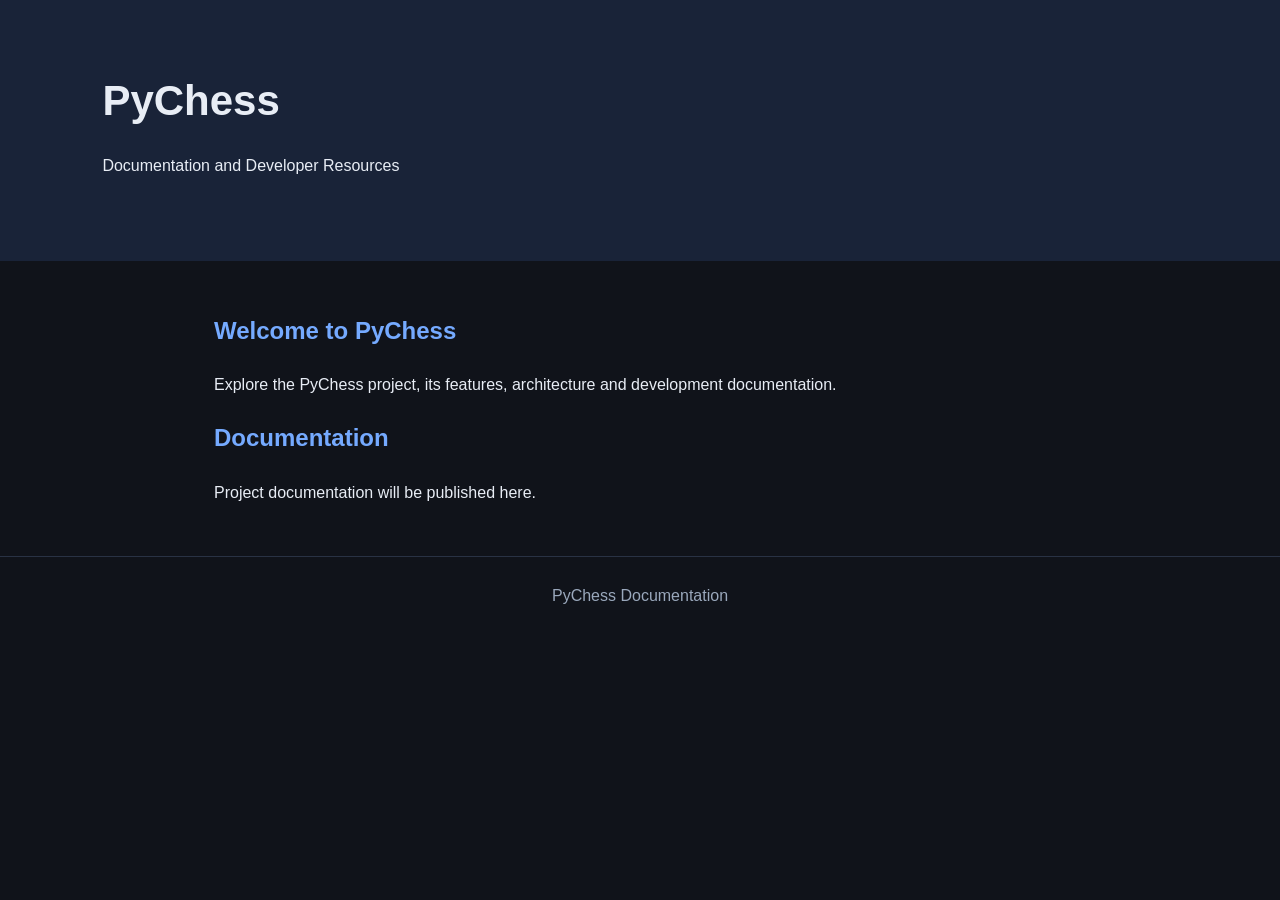
<file: assets/deploy/index.html>
<!DOCTYPE html>
<html lang="en">
<head>
    <meta charset="UTF-8">
    <meta name="viewport" content="width=device-width, initial-scale=1.0">
    <title>PyChess Documentation</title>
    <link rel="stylesheet" href="style.css">
</head>
<body>
    <header>
        <h1>PyChess</h1>
        <p>Documentation and Developer Resources</p>
    </header>
    <main>
        <h2>Welcome to PyChess</h2>
        <p>Explore the PyChess project, its features, architecture and development documentation.</p>
        <h2>Documentation</h2>
        <p>Project documentation will be published here.</p>
    </main>
    <footer>PyChess Documentation</footer>
    <script src="script.js"></script>
</body>
</html>
</file>
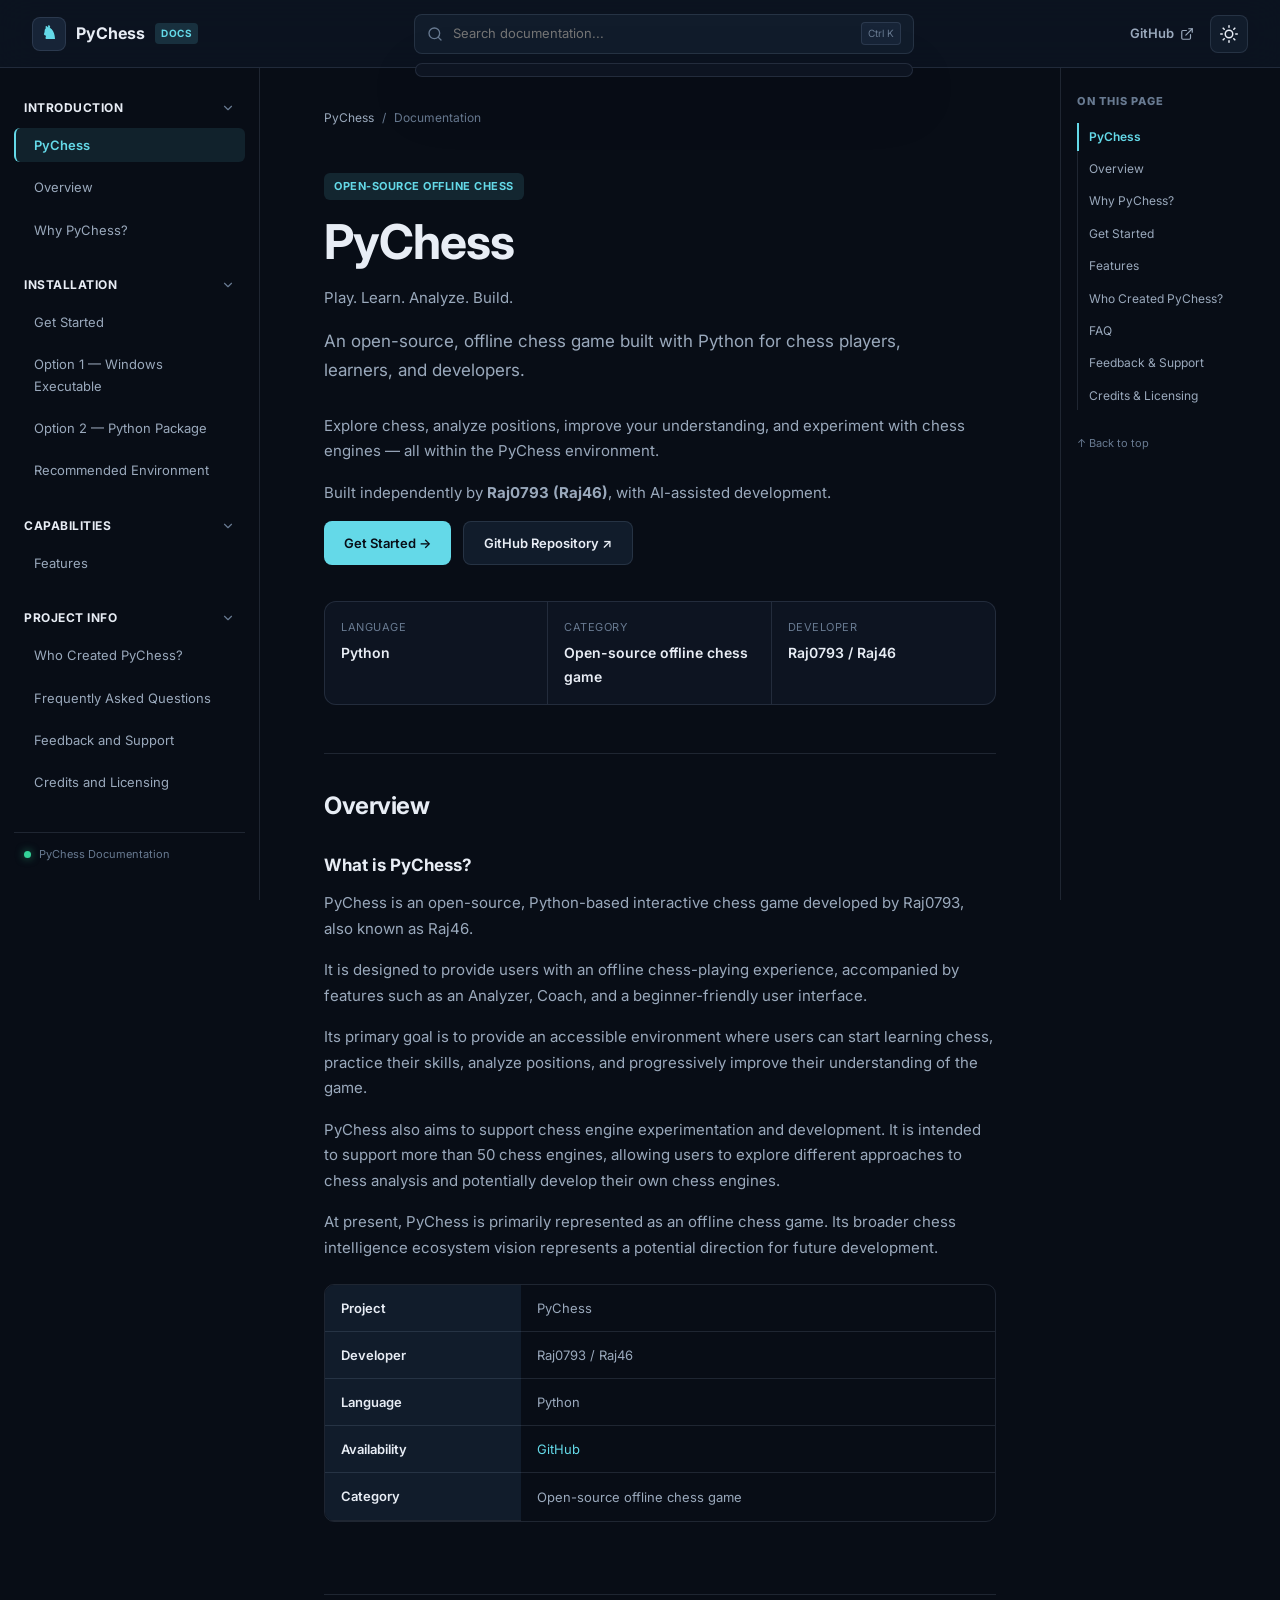
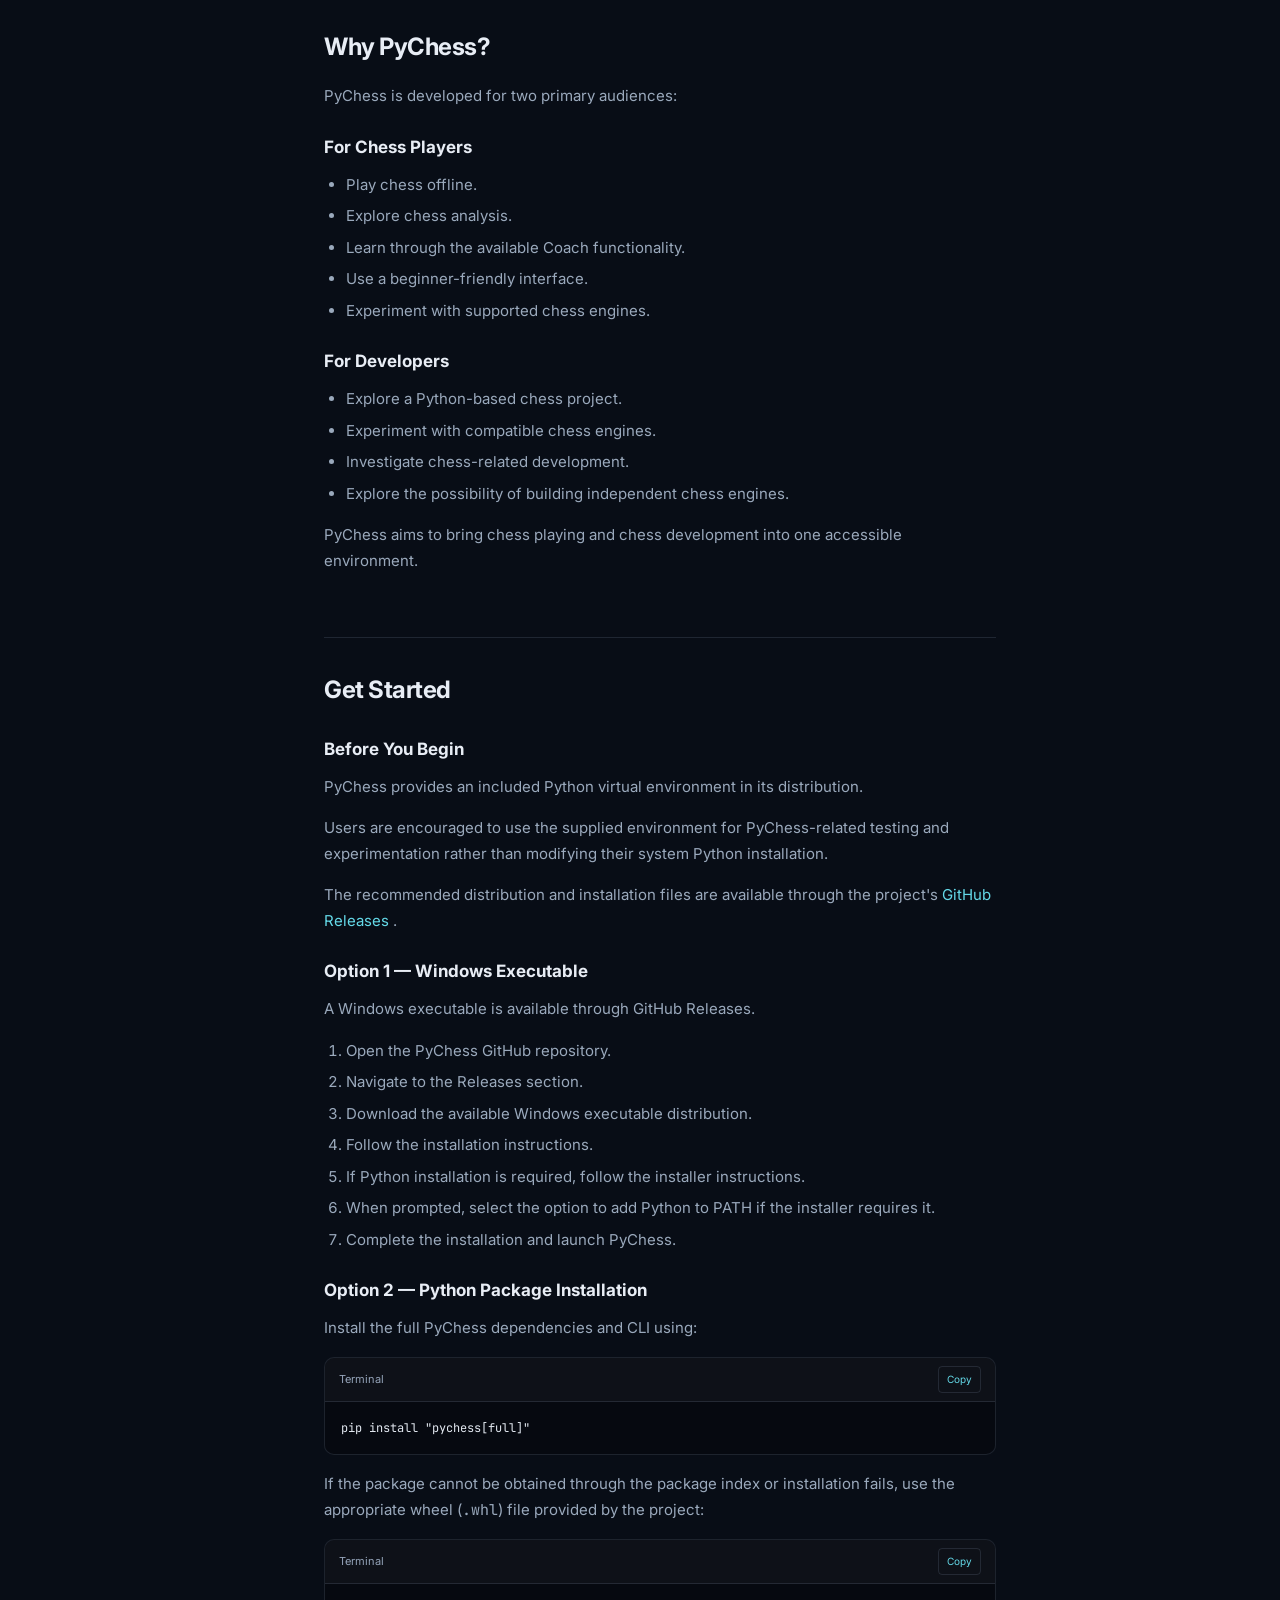
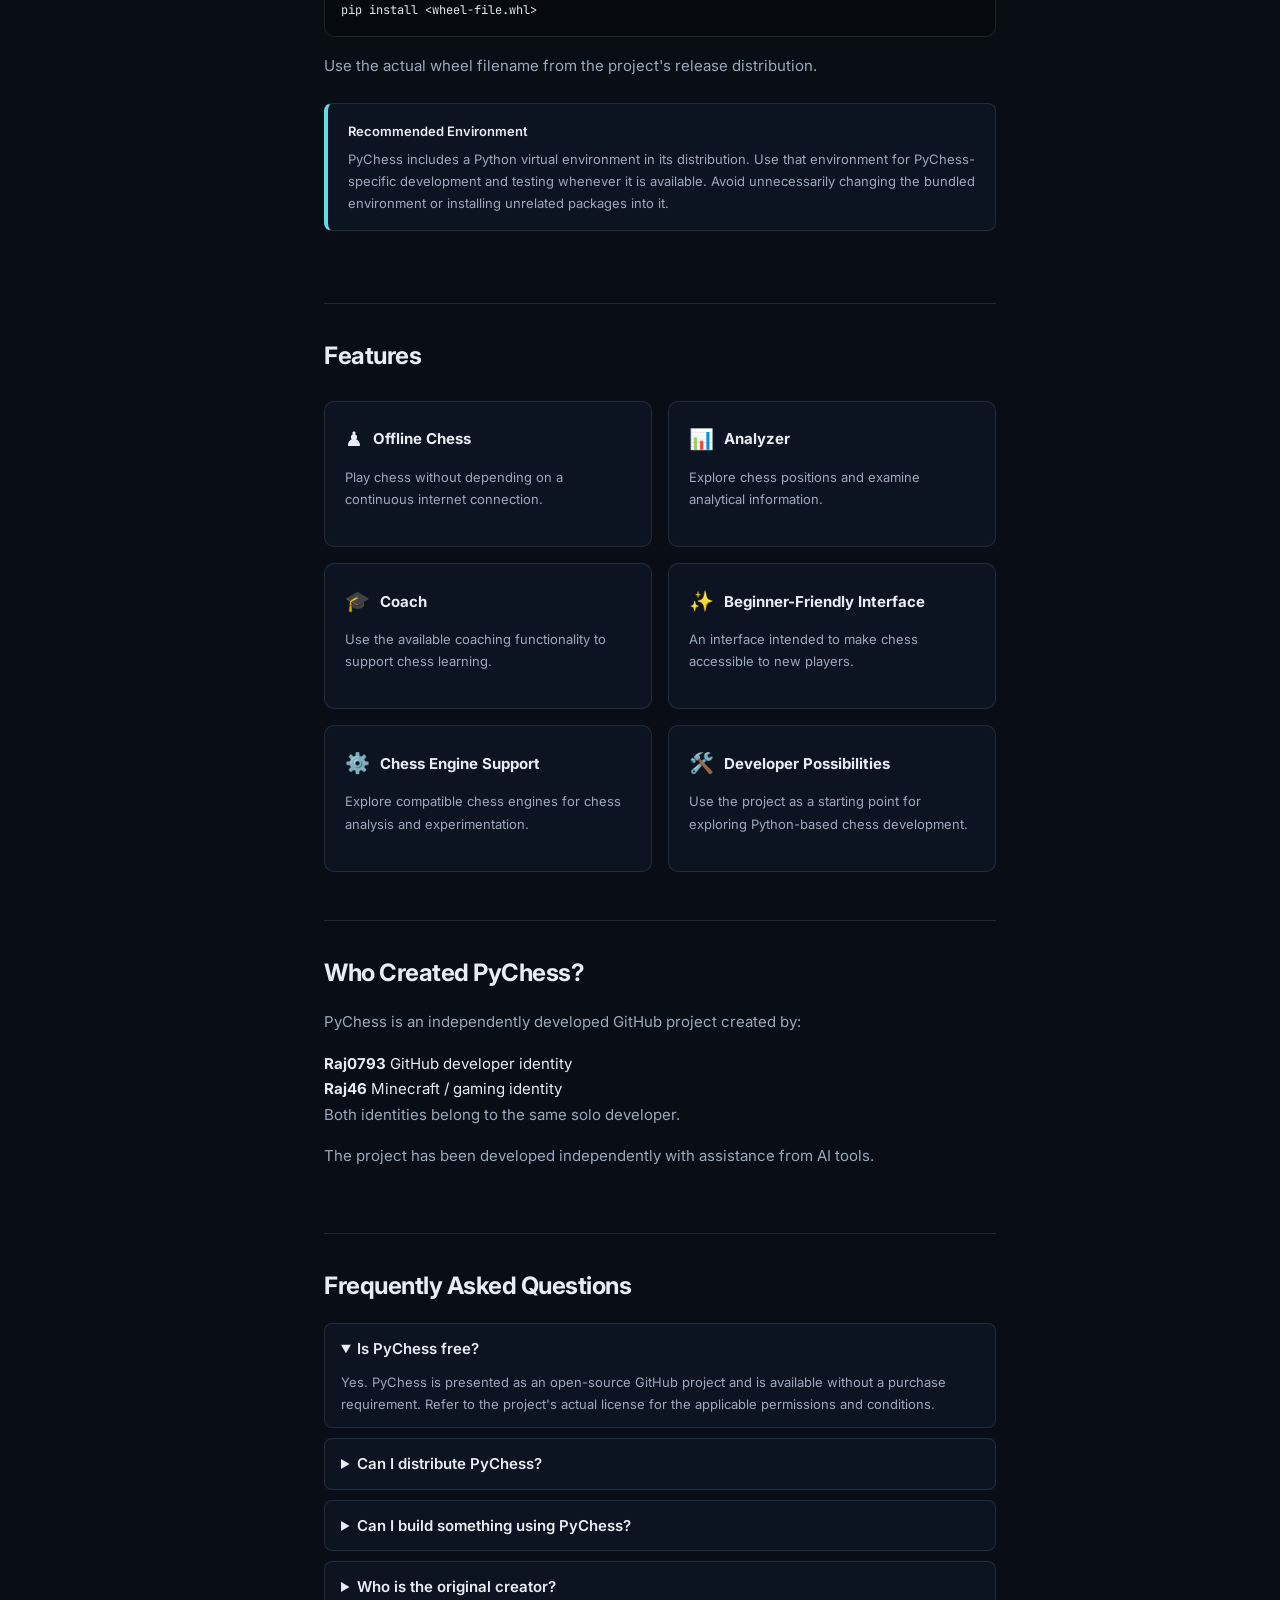
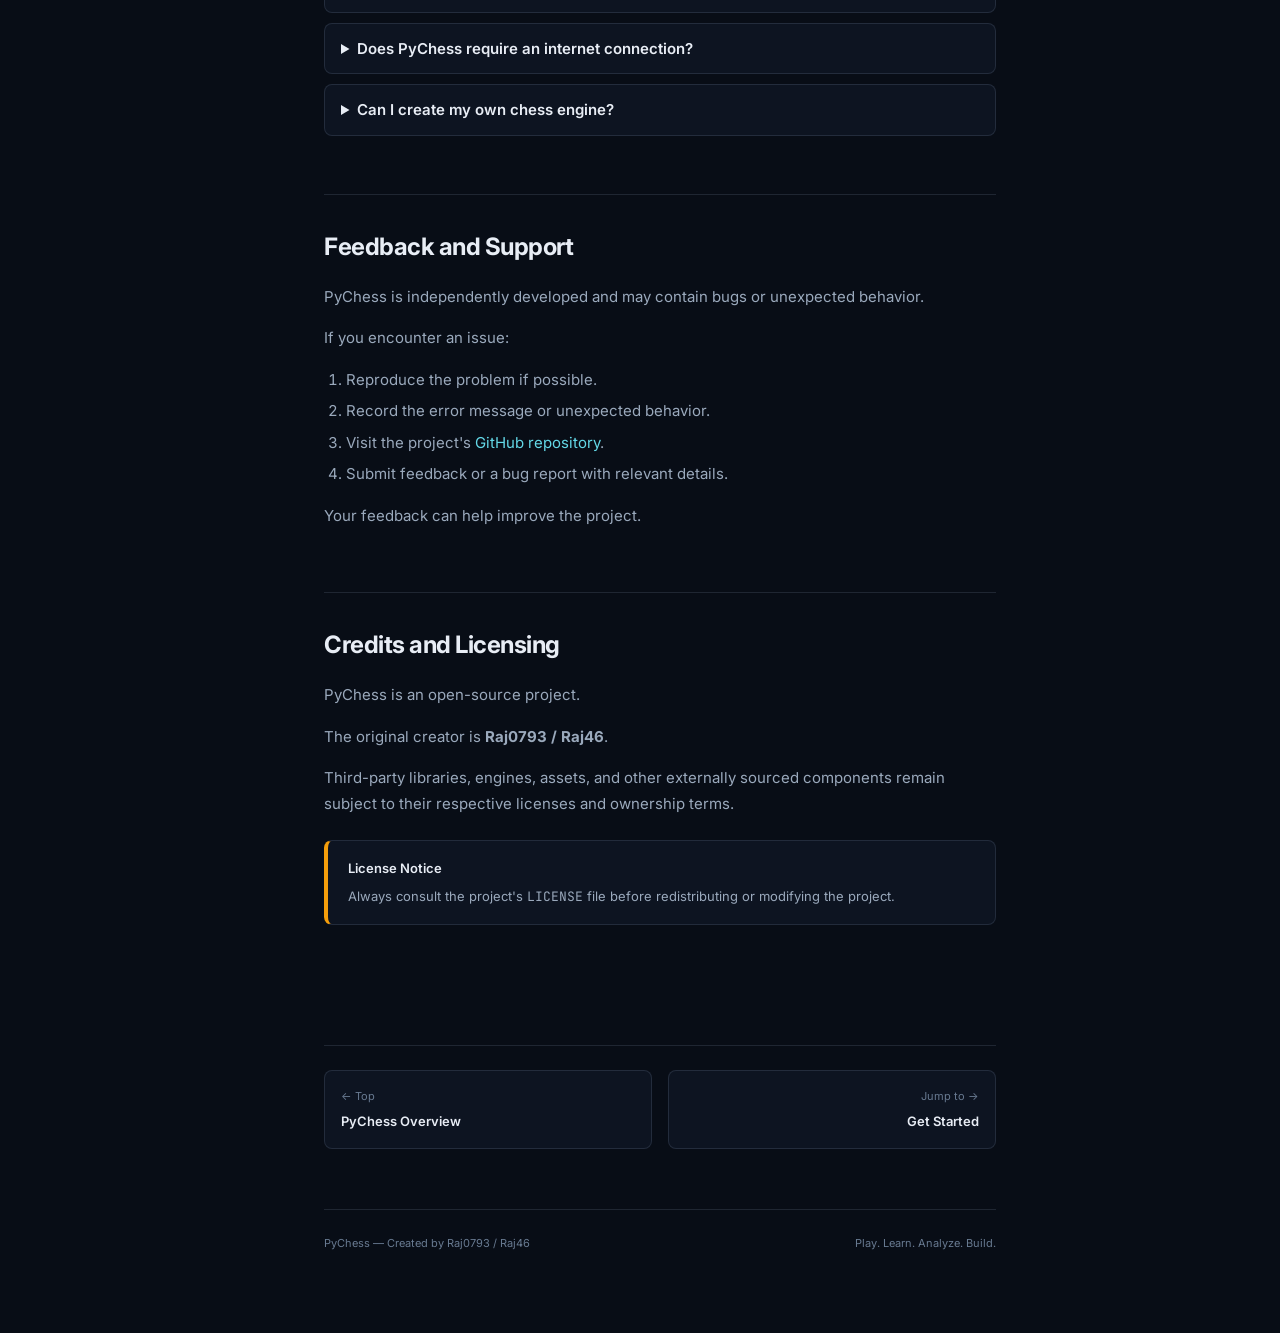
<file: initial/docs.html>
<!DOCTYPE html>
<html lang="en" data-theme="dark">
<head>
    <meta charset="UTF-8">
    <meta name="viewport" content="width=device-width, initial-scale=1.0">
    <meta name="theme-color" content="#080d16">
    <meta name="description" content="PyChess — Play. Learn. Analyze. Build. An open-source, offline chess game built with Python for chess players, learners, and developers.">

    <title>PyChess Documentation</title>

    <link rel="preconnect" href="https://fonts.googleapis.com">
    <link rel="preconnect" href="https://fonts.gstatic.com" crossorigin>
    <link href="https://fonts.googleapis.com/css2?family=Inter:wght@400;500;600;700;800&family=JetBrains+Mono:wght@400;500&display=swap" rel="stylesheet">

    <link rel="stylesheet" href="../style/docs.css">
</head>

<body>

    <header class="topbar" role="banner">

        <div class="topbar-left">

            <button class="icon-btn mobile-menu-btn"
                    id="mobileMenuToggle"
                    aria-label="Toggle navigation menu"
                    aria-expanded="false"
                    aria-controls="leftSidebar">

                <svg width="20" height="20" viewBox="0 0 24 24"
                     fill="none" stroke="currentColor"
                     stroke-width="2" stroke-linecap="round"
                     stroke-linejoin="round">

                    <line x1="3" y1="12" x2="21" y2="12"></line>
                    <line x1="3" y1="6" x2="21" y2="6"></line>
                    <line x1="3" y1="18" x2="21" y2="18"></line>

                </svg>

            </button>

            <a href="#hero" class="brand" aria-label="PyChess Home">

                <span class="brand-logo" aria-hidden="true">♞</span>
                <span>PyChess</span>
                <span class="brand-badge">Docs</span>

            </a>

        </div>

        <div class="topbar-center">

            <div class="search-wrapper" role="search">

                <svg class="search-icon" width="16" height="16"
                     viewBox="0 0 24 24" fill="none"
                     stroke="currentColor" stroke-width="2"
                     stroke-linecap="round" stroke-linejoin="round"
                     aria-hidden="true">

                    <circle cx="11" cy="11" r="8"></circle>
                    <line x1="21" y1="21" x2="16.65" y2="16.65"></line>

                </svg>

                <input id="docSearch"
                       type="search"
                       placeholder="Search documentation..."
                       aria-label="Search documentation"
                       autocomplete="off">

                <kbd class="search-shortcut" aria-hidden="true">Ctrl K</kbd>

                <div id="searchResults"
                     class="search-dropdown"
                     role="region"
                     aria-live="polite"></div>

            </div>

        </div>

        <div class="topbar-right">

            <a class="nav-external-link"
               href="https://github.com/RAJ0793/PyChess"
               target="_blank"
               rel="noopener noreferrer"
               aria-label="PyChess GitHub Repository">

                <span>GitHub</span>

                <svg width="14" height="14" viewBox="0 0 24 24"
                     fill="none" stroke="currentColor"
                     stroke-width="2" stroke-linecap="round"
                     stroke-linejoin="round" aria-hidden="true">

                    <path d="M18 13v6a2 2 0 0 1-2 2H5a2 2 0 0 1-2-2V8a2 2 0 0 1 2-2h6"></path>
                    <polyline points="15 3 21 3 21 9"></polyline>
                    <line x1="10" y1="14" x2="21" y2="3"></line>

                </svg>

            </a>

            <button id="themeToggle"
                    class="icon-btn"
                    type="button"
                    aria-label="Toggle color theme"
                    title="Toggle Light/Dark Theme">

                <svg class="icon-sun" width="18" height="18"
                     viewBox="0 0 24 24" fill="none"
                     stroke="currentColor" stroke-width="2"
                     stroke-linecap="round" stroke-linejoin="round">

                    <circle cx="12" cy="12" r="5"></circle>
                    <line x1="12" y1="1" x2="12" y2="3"></line>
                    <line x1="12" y1="21" x2="12" y2="23"></line>
                    <line x1="4.22" y1="4.22" x2="5.64" y2="5.64"></line>
                    <line x1="18.36" y1="18.36" x2="19.78" y2="19.78"></line>
                    <line x1="1" y1="12" x2="3" y2="12"></line>
                    <line x1="21" y1="12" x2="23" y2="12"></line>
                    <line x1="4.22" y1="19.78" x2="5.64" y2="18.36"></line>
                    <line x1="18.36" y1="5.64" x2="19.78" y2="4.22"></line>

                </svg>

                <svg class="icon-moon" width="18" height="18"
                     viewBox="0 0 24 24" fill="none"
                     stroke="currentColor" stroke-width="2"
                     stroke-linecap="round" stroke-linejoin="round">

                    <path d="M21 12.79A9 9 0 1 1 11.21 3 7 7 0 0 0 21 12.79z"></path>

                </svg>

            </button>

        </div>

    </header>


    <div class="docs-shell">

        <!-- LEFT SIDEBAR -->

        <aside class="left-sidebar"
              id="leftSidebar"
              aria-label="Documentation Navigation">

            <nav class="sidebar-nav">

                <div class="nav-category">

                    <button class="category-toggle" type="button" aria-expanded="true">

                        <span>Introduction</span>

                        <svg class="chevron" width="14" height="14"
                             viewBox="0 0 24 24" fill="none"
                             stroke="currentColor" stroke-width="2"
                             stroke-linecap="round" stroke-linejoin="round">

                            <polyline points="6 9 12 15 18 9"></polyline>

                        </svg>

                    </button>

                    <ul class="category-list">
                        <li><a href="#hero" class="nav-link active">PyChess</a></li>
                        <li><a href="#overview" class="nav-link">Overview</a></li>
                        <li><a href="#why-pychess" class="nav-link">Why PyChess?</a></li>
                    </ul>

                </div>


                <div class="nav-category">

                    <button class="category-toggle" type="button" aria-expanded="true">

                        <span>Installation</span>

                        <svg class="chevron" width="14" height="14"
                             viewBox="0 0 24 24" fill="none"
                             stroke="currentColor" stroke-width="2"
                             stroke-linecap="round" stroke-linejoin="round">

                            <polyline points="6 9 12 15 18 9"></polyline>

                        </svg>

                    </button>

                    <ul class="category-list">
                        <li><a href="#get-started" class="nav-link">Get Started</a></li>
                        <li><a href="#windows-exe" class="nav-link">Option 1 — Windows Executable</a></li>
                        <li><a href="#python-package" class="nav-link">Option 2 — Python Package</a></li>
                        <li><a href="#recommended-env" class="nav-link">Recommended Environment</a></li>
                    </ul>

                </div>


                <div class="nav-category">

                    <button class="category-toggle" type="button" aria-expanded="true">

                        <span>Capabilities</span>

                        <svg class="chevron" width="14" height="14"
                             viewBox="0 0 24 24" fill="none"
                             stroke="currentColor" stroke-width="2"
                             stroke-linecap="round" stroke-linejoin="round">

                            <polyline points="6 9 12 15 18 9"></polyline>

                        </svg>

                    </button>

                    <ul class="category-list">
                        <li><a href="#features" class="nav-link">Features</a></li>
                    </ul>

                </div>


                <div class="nav-category">

                    <button class="category-toggle" type="button" aria-expanded="true">

                        <span>Project Info</span>

                        <svg class="chevron" width="14" height="14"
                             viewBox="0 0 24 24" fill="none"
                             stroke="currentColor" stroke-width="2"
                             stroke-linecap="round" stroke-linejoin="round">

                            <polyline points="6 9 12 15 18 9"></polyline>

                        </svg>

                    </button>

                    <ul class="category-list">
                        <li><a href="#creator" class="nav-link">Who Created PyChess?</a></li>
                        <li><a href="#faq" class="nav-link">Frequently Asked Questions</a></li>
                        <li><a href="#feedback" class="nav-link">Feedback and Support</a></li>
                        <li><a href="#credits" class="nav-link">Credits and Licensing</a></li>
                    </ul>

                </div>

            </nav>


            <div class="sidebar-footer">
                <span class="status-indicator"></span>
                <span>PyChess Documentation</span>
            </div>

        </aside>


        <!-- MAIN CONTENT -->

        <main class="main-content" id="mainContent">

            <nav class="breadcrumbs" aria-label="Breadcrumb">
                <a href="#hero">PyChess</a>
                <span>/</span>
                <span aria-current="page">Documentation</span>
            </nav>


            <article class="doc-article">

                <!-- HERO -->

                <section id="hero" class="doc-section hero-block">

                    <span class="badge-eyebrow">Open-Source Offline Chess</span>

                    <h1>PyChess</h1>

                    <p class="hero-tagline">Play. Learn. Analyze. Build.</p>

                    <p class="lead">
                        An open-source, offline chess game built with Python
                        for chess players, learners, and developers.
                    </p>

                    <p>
                        Explore chess, analyze positions, improve your understanding,
                        and experiment with chess engines — all within the PyChess environment.
                    </p>

                    <p class="hero-author">
                        Built independently by <strong>Raj0793 (Raj46)</strong>,
                        with AI-assisted development.
                    </p>


                    <div class="hero-actions">

                        <a href="#get-started" class="btn btn-primary">
                            Get Started →
                        </a>

                        <a href="https://github.com/RAJ0793/PyChess"
                           target="_blank"
                           rel="noopener noreferrer"
                           class="btn btn-secondary">
                            GitHub Repository ↗
                        </a>

                    </div>


                    <div class="meta-strip">

                        <div class="meta-item">
                            <span class="meta-label">Language</span>
                            <span class="meta-value">Python</span>
                        </div>

                        <div class="meta-item">
                            <span class="meta-label">Category</span>
                            <span class="meta-value">Open-source offline chess game</span>
                        </div>

                        <div class="meta-item">
                            <span class="meta-label">Developer</span>
                            <span class="meta-value">Raj0793 / Raj46</span>
                        </div>

                    </div>

                </section>


                <!-- OVERVIEW -->

                <section id="overview" class="doc-section">

                    <h2>Overview</h2>

                    <h3>What is PyChess?</h3>

                    <p>
                        PyChess is an open-source, Python-based interactive chess
                        game developed by Raj0793, also known as Raj46.
                    </p>

                    <p>
                        It is designed to provide users with an offline chess-playing
                        experience, accompanied by features such as an Analyzer,
                        Coach, and a beginner-friendly user interface.
                    </p>

                    <p>
                        Its primary goal is to provide an accessible environment
                        where users can start learning chess, practice their skills,
                        analyze positions, and progressively improve their understanding
                        of the game.
                    </p>

                    <p>
                        PyChess also aims to support chess engine experimentation
                        and development. It is intended to support more than 50 chess
                        engines, allowing users to explore different approaches to
                        chess analysis and potentially develop their own chess engines.
                    </p>

                    <p>
                        At present, PyChess is primarily represented as an offline
                        chess game. Its broader chess intelligence ecosystem vision
                        represents a potential direction for future development.
                    </p>


                    <div class="table-container">

                        <table>

                            <tbody>

                                <tr>
                                    <th>Project</th>
                                    <td>PyChess</td>
                                </tr>

                                <tr>
                                    <th>Developer</th>
                                    <td>Raj0793 / Raj46</td>
                                </tr>

                                <tr>
                                    <th>Language</th>
                                    <td>Python</td>
                                </tr>

                                <tr>
                                    <th>Availability</th>
                                    <td>
                                        <a href="https://github.com/RAJ0793/PyChess"
                                           target="_blank"
                                           rel="noopener noreferrer">
                                            GitHub
                                        </a>
                                    </td>
                                </tr>

                                <tr>
                                    <th>Category</th>
                                    <td>Open-source offline chess game</td>
                                </tr>

                            </tbody>

                        </table>

                    </div>

                </section>


                <!-- WHY PYCHESS -->

                <section id="why-pychess" class="doc-section">

                    <h2>Why PyChess?</h2>

                    <p>PyChess is developed for two primary audiences:</p>


                    <div class="two-col-grid">

                        <div class="audience-card">

                            <h3>For Chess Players</h3>

                            <ul>
                                <li>Play chess offline.</li>
                                <li>Explore chess analysis.</li>
                                <li>Learn through the available Coach functionality.</li>
                                <li>Use a beginner-friendly interface.</li>
                                <li>Experiment with supported chess engines.</li>
                            </ul>

                        </div>


                        <div class="audience-card">

                            <h3>For Developers</h3>

                            <ul>
                                <li>Explore a Python-based chess project.</li>
                                <li>Experiment with compatible chess engines.</li>
                                <li>Investigate chess-related development.</li>
                                <li>Explore the possibility of building independent chess engines.</li>
                            </ul>

                        </div>

                    </div>


                    <p>
                        PyChess aims to bring chess playing and chess development
                        into one accessible environment.
                    </p>

                </section>


                <!-- INSTALLATION -->

                <section id="get-started" class="doc-section">

                    <h2>Get Started</h2>

                    <h3>Before You Begin</h3>

                    <p>
                        PyChess provides an included Python virtual environment
                        in its distribution.
                    </p>

                    <p>
                        Users are encouraged to use the supplied environment
                        for PyChess-related testing and experimentation rather
                        than modifying their system Python installation.
                    </p>

                    <p>
                        The recommended distribution and installation files
                        are available through the project's
                        <a href="https://github.com/RAJ0793/PyChess/releases"
                           target="_blank"
                           rel="noopener noreferrer">
                            GitHub Releases
                        </a>.
                    </p>


                    <h3 id="windows-exe">Option 1 — Windows Executable</h3>

                    <p>
                        A Windows executable is available through GitHub Releases.
                    </p>

                    <ol>
                        <li>Open the PyChess GitHub repository.</li>
                        <li>Navigate to the Releases section.</li>
                        <li>Download the available Windows executable distribution.</li>
                        <li>Follow the installation instructions.</li>
                        <li>If Python installation is required, follow the installer instructions.</li>
                        <li>When prompted, select the option to add Python to PATH if the installer requires it.</li>
                        <li>Complete the installation and launch PyChess.</li>
                    </ol>


                    <h3 id="python-package">Option 2 — Python Package Installation</h3>

                    <p>
                        Install the full PyChess dependencies and CLI using:
                    </p>


                    <div class="code-block">

                        <div class="code-header">
                            <span>Terminal</span>
                            <button class="copy-btn" type="button" aria-label="Copy code">
                                Copy
                            </button>
                        </div>

                        <pre><code>pip install "pychess[full]"</code></pre>

                    </div>


                    <p>
                        If the package cannot be obtained through the package
                        index or installation fails, use the appropriate wheel
                        (<code>.whl</code>) file provided by the project:
                    </p>


                    <div class="code-block">

                        <div class="code-header">
                            <span>Terminal</span>
                            <button class="copy-btn" type="button" aria-label="Copy code">
                                Copy
                            </button>
                        </div>

                        <pre><code>pip install &lt;wheel-file.whl&gt;</code></pre>

                    </div>


                    <p>
                        Use the actual wheel filename from the project's
                        release distribution.
                    </p>


                    <div id="recommended-env" class="callout">

                        <div class="callout-title">
                            Recommended Environment
                        </div>

                        <p>
                            PyChess includes a Python virtual environment in its
                            distribution. Use that environment for PyChess-specific
                            development and testing whenever it is available.
                            Avoid unnecessarily changing the bundled environment
                            or installing unrelated packages into it.
                        </p>

                    </div>

                </section>


                <!-- FEATURES -->

                <section id="features" class="doc-section">

                    <h2>Features</h2>

                    <div class="card-grid">

                        <div class="feature-card">

                            <div class="card-header">
                                <span class="card-icon" aria-hidden="true">♟</span>
                                <h3>Offline Chess</h3>
                            </div>

                            <p>
                                Play chess without depending on a continuous
                                internet connection.
                            </p>

                        </div>


                        <div class="feature-card">

                            <div class="card-header">
                                <span class="card-icon" aria-hidden="true">📊</span>
                                <h3>Analyzer</h3>
                            </div>

                            <p>
                                Explore chess positions and examine analytical information.
                            </p>

                        </div>


                        <div class="feature-card">

                            <div class="card-header">
                                <span class="card-icon" aria-hidden="true">🎓</span>
                                <h3>Coach</h3>
                            </div>

                            <p>
                                Use the available coaching functionality
                                to support chess learning.
                            </p>

                        </div>


                        <div class="feature-card">

                            <div class="card-header">
                                <span class="card-icon" aria-hidden="true">✨</span>
                                <h3>Beginner-Friendly Interface</h3>
                            </div>

                            <p>
                                An interface intended to make chess accessible
                                to new players.
                            </p>

                        </div>


                        <div class="feature-card">

                            <div class="card-header">
                                <span class="card-icon" aria-hidden="true">⚙️</span>
                                <h3>Chess Engine Support</h3>
                            </div>

                            <p>
                                Explore compatible chess engines for chess
                                analysis and experimentation.
                            </p>

                        </div>


                        <div class="feature-card">

                            <div class="card-header">
                                <span class="card-icon" aria-hidden="true">🛠️</span>
                                <h3>Developer Possibilities</h3>
                            </div>

                            <p>
                                Use the project as a starting point for exploring
                                Python-based chess development.
                            </p>

                        </div>

                    </div>

                </section>


                <!-- CREATOR -->

                <section id="creator" class="doc-section">

                    <h2>Who Created PyChess?</h2>

                    <p>
                        PyChess is an independently developed GitHub project created by:
                    </p>


                    <div class="identity-grid">

                        <div class="identity-card">
                            <strong>Raj0793</strong>
                            <span>GitHub developer identity</span>
                        </div>

                        <div class="identity-card">
                            <strong>Raj46</strong>
                            <span>Minecraft / gaming identity</span>
                        </div>

                    </div>


                    <p>Both identities belong to the same solo developer.</p>

                    <p>
                        The project has been developed independently
                        with assistance from AI tools.
                    </p>

                </section>


                <!-- FAQ -->

                <section id="faq" class="doc-section">

                    <h2>Frequently Asked Questions</h2>


                    <details class="faq-item" open>

                        <summary>Is PyChess free?</summary>

                        <p>
                            Yes. PyChess is presented as an open-source GitHub
                            project and is available without a purchase requirement.
                            Refer to the project's actual license for the applicable
                            permissions and conditions.
                        </p>

                    </details>


                    <details class="faq-item">

                        <summary>Can I distribute PyChess?</summary>

                        <p>
                            Distribution may be permitted, subject to the project's
                            applicable open-source license. You must provide the
                            required attribution to the original creator,
                            Raj0793 / Raj46, and comply with the license terms.
                        </p>

                    </details>


                    <details class="faq-item">

                        <summary>Can I build something using PyChess?</summary>

                        <p>
                            Yes, subject to the applicable license and the rights
                            associated with individual project assets and dependencies.
                            Please preserve the original creator attribution and
                            provide the required credits for third-party assets
                            to their respective owners.
                        </p>

                    </details>


                    <details class="faq-item">

                        <summary>Who is the original creator?</summary>

                        <p>
                            The original creator is Raj0793, also known as Raj46.
                        </p>

                    </details>


                    <details class="faq-item">

                        <summary>Does PyChess require an internet connection?</summary>

                        <p>
                            PyChess is designed to provide an offline chess-playing
                            experience. Some installation, download, or external
                            services may require an internet connection.
                        </p>

                    </details>


                    <details class="faq-item">

                        <summary>Can I create my own chess engine?</summary>

                        <p>
                            PyChess is intended to provide an environment for
                            chess engine experimentation and development.
                            The exact integration and development capabilities
                            depend on the available interfaces and implementation.
                        </p>

                    </details>

                </section>


                <!-- FEEDBACK -->

                <section id="feedback" class="doc-section">

                    <h2>Feedback and Support</h2>

                    <p>
                        PyChess is independently developed and may contain
                        bugs or unexpected behavior.
                    </p>

                    <p>If you encounter an issue:</p>

                    <ol>
                        <li>Reproduce the problem if possible.</li>
                        <li>Record the error message or unexpected behavior.</li>
                        <li>Visit the project's <a href="https://github.com/RAJ0793/PyChess" target="_blank" rel="noopener noreferrer">GitHub repository</a>.</li>
                        <li>Submit feedback or a bug report with relevant details.</li>
                    </ol>

                    <p>Your feedback can help improve the project.</p>

                </section>


                <!-- CREDITS -->

                <section id="credits" class="doc-section">

                    <h2>Credits and Licensing</h2>

                    <p>PyChess is an open-source project.</p>

                    <p>
                        The original creator is <strong>Raj0793 / Raj46</strong>.
                    </p>

                    <p>
                        Third-party libraries, engines, assets, and other externally
                        sourced components remain subject to their respective
                        licenses and ownership terms.
                    </p>


                    <div class="callout callout-warning">

                        <div class="callout-title">
                            License Notice
                        </div>

                        <p>
                            Always consult the project's <code>LICENSE</code>
                            file before redistributing or modifying the project.
                        </p>

                    </div>

                </section>


                <!-- PAGINATION -->

                <nav class="doc-pagination" aria-label="Documentation pagination">

                    <a href="#hero" class="pagination-card prev">

                        <span class="pagination-label">← Top</span>
                        <span class="pagination-title">PyChess Overview</span>

                    </a>


                    <a href="#get-started" class="pagination-card next">

                        <span class="pagination-label">Jump to →</span>
                        <span class="pagination-title">Get Started</span>

                    </a>

                </nav>

            </article>


            <!-- FOOTER -->

            <footer class="doc-footer">

                <span>PyChess — Created by Raj0793 / Raj46</span>
                <span>Play. Learn. Analyze. Build.</span>

            </footer>

        </main>


        <!-- RIGHT TABLE OF CONTENTS -->

        <aside class="right-toc" aria-label="On this page">

            <div class="toc-heading">On this page</div>

            <nav id="pageToc" class="toc-nav">

                <a href="#hero" class="toc-link active">PyChess</a>
                <a href="#overview" class="toc-link">Overview</a>
                <a href="#why-pychess" class="toc-link">Why PyChess?</a>
                <a href="#get-started" class="toc-link">Get Started</a>
                <a href="#features" class="toc-link">Features</a>
                <a href="#creator" class="toc-link">Who Created PyChess?</a>
                <a href="#faq" class="toc-link">FAQ</a>
                <a href="#feedback" class="toc-link">Feedback & Support</a>
                <a href="#credits" class="toc-link">Credits & Licensing</a>

            </nav>

            <a href="#hero" class="back-to-top">↑ Back to top</a>

        </aside>

    </div>


    <!-- MOBILE DRAWER BACKDROP -->

    <div class="drawer-backdrop"
         id="mobileOverlay"
         aria-hidden="true"></div>


    <!-- EXTERNAL JAVASCRIPT -->

    <script src="../backend/docs.js" defer></script>

</body>
</html>
</file>
<file: assets/deploy/style.css>
* { box-sizing: border-box; }
body { margin: 0; font-family: Arial, sans-serif; background: #10131a; color: #e8edf5; line-height: 1.7; }
header { padding: 65px 8%; background: #192338; }
header h1 { font-size: 42px; margin: 0; }
main { max-width: 900px; margin: 50px auto; padding: 0 24px; }
h2 { color: #75aaff; }
footer { padding: 25px; text-align: center; color: #9aa8bc; border-top: 1px solid #293244; }
</file>
<file: style/docs.css>
:root {
    color-scheme: dark;
    --bg: #080d16;
    --surface: #0d1421;
    --surface-2: #111c2b;
    --surface-3: #172437;
    --text: #e8edf5;
    --muted: #9aa9bc;
    --subtle: #687a91;
    --border: rgba(148, 169, 196, .16);
    --accent: #64d9e8;
    --accent-2: #8a9cff;
    --sidebar-width: 260px;
    --right-width: 220px;
    --topbar-height: 68px;
    --content-width: 820px;
    --shadow: 0 18px 55px rgba(0, 0, 0, .22);
}

html[data-theme="light"] {
    color-scheme: light;
    --bg: #f7f9fc;
    --surface: #ffffff;
    --surface-2: #f0f4f9;
    --surface-3: #e7edf5;
    --text: #172235;
    --muted: #53647a;
    --subtle: #718198;
    --border: rgba(37, 55, 80, .14);
    --accent: #087f98;
    --accent-2: #5368d9;
    --shadow: 0 18px 55px rgba(31, 48, 72, .08);
}

*, *::before, *::after { box-sizing: border-box; }

html {
    scroll-behavior: smooth;
    scroll-padding-top: calc(var(--topbar-height) + 24px);
}

body {
    margin: 0;
    background: var(--bg);
    color: var(--text);
    font-family: 'Inter', -apple-system, BlinkMacSystemFont, "Segoe UI", Roboto, sans-serif;
    font-size: 15px;
    line-height: 1.7;
}

a { color: var(--accent); text-decoration: none; transition: color 0.15s ease; }
a:hover { color: var(--accent-2); }

button, input { font: inherit; }

/* Topbar */
.topbar {
    height: var(--topbar-height);
    position: sticky;
    top: 0;
    z-index: 100;
    display: flex;
    align-items: center;
    justify-content: space-between;
    gap: 24px;
    padding: 0 32px;
    background: color-mix(in srgb, var(--surface) 92%, transparent);
    border-bottom: 1px solid var(--border);
    backdrop-filter: blur(18px);
}

.topbar-left, .topbar-right {
    display: flex;
    align-items: center;
    gap: 16px;
}

.topbar-center {
    flex: 1;
    max-width: 500px;
}

.brand {
    display: flex;
    align-items: center;
    gap: 10px;
    color: var(--text);
    font-weight: 700;
    font-size: 16px;
    text-decoration: none;
}

.brand-logo {
    display: grid;
    place-items: center;
    width: 34px;
    height: 34px;
    background: var(--surface-3);
    border: 1px solid var(--border);
    border-radius: 8px;
    color: var(--accent);
    font-size: 18px;
}

.brand-name { font-weight: 800; letter-spacing: -0.3px; }
.brand-badge {
    padding: 2px 6px;
    background: color-mix(in srgb, var(--accent) 15%, transparent);
    color: var(--accent);
    font-size: 10px;
    font-weight: 700;
    border-radius: 4px;
    text-transform: uppercase;
    letter-spacing: 0.5px;
}

/* Search bar */
.search-wrapper {
    position: relative;
    display: flex;
    align-items: center;
    background: var(--surface-2);
    border: 1px solid var(--border);
    border-radius: 8px;
    padding: 0 12px;
    height: 40px;
    transition: border-color 0.2s;
}

.search-wrapper:focus-within {
    border-color: var(--accent);
}

.search-icon { color: var(--subtle); margin-right: 8px; flex-shrink: 0; }
.search-wrapper input {
    width: 100%;
    background: transparent;
    border: none;
    outline: none;
    color: var(--text);
    font-size: 13px;
}
.search-shortcut {
    font-family: inherit;
    font-size: 10px;
    padding: 2px 6px;
    background: var(--surface-3);
    border: 1px solid var(--border);
    border-radius: 4px;
    color: var(--subtle);
    flex-shrink: 0;
}

.search-dropdown {
    position: absolute;
    top: 48px;
    left: 0;
    right: 0;
    background: var(--surface);
    border: 1px solid var(--border);
    border-radius: 8px;
    box-shadow: var(--shadow);
    max-height: 360px;
    overflow-y: auto;
    z-index: 200;
    padding: 6px;
}

.search-result-item {
    display: block;
    padding: 8px 12px;
    color: var(--text);
    border-radius: 6px;
    font-size: 13px;
}

.search-result-item:hover {
    background: var(--surface-2);
    color: var(--accent);
}

.nav-external-link {
    display: inline-flex;
    align-items: center;
    gap: 6px;
    font-size: 13px;
    font-weight: 600;
    color: var(--muted);
}
.nav-external-link:hover { color: var(--text); }

.icon-btn {
    display: grid;
    place-items: center;
    width: 38px;
    height: 38px;
    background: var(--surface-2);
    border: 1px solid var(--border);
    border-radius: 8px;
    color: var(--text);
    cursor: pointer;
    transition: border-color 0.2s;
}
.icon-btn:hover { border-color: var(--accent); }
.mobile-menu-btn { display: none; }

html[data-theme="dark"] .icon-sun { display: block; }
html[data-theme="dark"] .icon-moon { display: none; }
html[data-theme="light"] .icon-sun { display: none; }
html[data-theme="light"] .icon-moon { display: block; }

/* Main Shell Layout */
.docs-shell {
    display: grid;
    grid-template-columns: var(--sidebar-width) minmax(0, 1fr) var(--right-width);
    max-width: 1700px;
    margin: 0 auto;
    min-height: calc(100vh - var(--topbar-height));
}

/* Left Sidebar */
.left-sidebar {
    position: sticky;
    top: var(--topbar-height);
    height: calc(100vh - var(--topbar-height));
    overflow-y: auto;
    padding: 24px 14px;
    border-right: 1px solid var(--border);
    background: var(--bg);
    display: flex;
    flex-direction: column;
    justify-content: space-between;
}

.sidebar-nav { display: flex; flex-direction: column; gap: 16px; }

.nav-category { display: flex; flex-direction: column; }

.category-toggle {
    display: flex;
    align-items: center;
    justify-content: space-between;
    width: 100%;
    padding: 6px 10px;
    background: transparent;
    border: none;
    color: var(--text);
    font-weight: 700;
    font-size: 12px;
    letter-spacing: 0.5px;
    text-transform: uppercase;
    cursor: pointer;
    border-radius: 6px;
}
.category-toggle:hover { background: var(--surface-2); }

.chevron {
    color: var(--subtle);
    transition: transform 0.2s ease;
}

.category-list {
    list-style: none;
    padding: 0;
    margin: 4px 0 0 0;
    display: flex;
    flex-direction: column;
    gap: 2px;
}

.category-list.collapsed { display: none; }

.nav-link {
    display: block;
    padding: 6px 12px 6px 18px;
    color: var(--muted);
    font-size: 13px;
    border-radius: 6px;
    border-left: 2px solid transparent;
}

.nav-link:hover {
    color: var(--text);
    background: var(--surface-2);
}

.nav-link.active {
    color: var(--accent);
    background: color-mix(in srgb, var(--accent) 10%, transparent);
    font-weight: 600;
    border-left-color: var(--accent);
}

.sidebar-footer {
    display: flex;
    align-items: center;
    gap: 8px;
    padding: 12px 10px;
    border-top: 1px solid var(--border);
    font-size: 11px;
    color: var(--subtle);
}

.status-indicator {
    width: 7px;
    height: 7px;
    border-radius: 50%;
    background: #34d399;
    box-shadow: 0 0 8px rgba(52, 211, 153, 0.6);
}

/* Main Content Area */
.main-content {
    padding: 40px clamp(24px, 5vw, 64px) 80px;
    max-width: calc(var(--content-width) + 120px);
    margin: 0 auto;
    width: 100%;
    min-width: 0;
}

.breadcrumbs {
    display: flex;
    align-items: center;
    gap: 8px;
    font-size: 12px;
    color: var(--subtle);
    margin-bottom: 32px;
}
.breadcrumbs a { color: var(--muted); }
.separator { color: var(--subtle); }

.doc-section {
    padding: 32px 0 48px;
    border-bottom: 1px solid var(--border);
    scroll-margin-top: 90px;
}
.doc-section:last-of-type { border-bottom: none; }

.hero-block { padding-top: 12px; }

.badge-eyebrow {
    display: inline-block;
    padding: 4px 10px;
    background: color-mix(in srgb, var(--accent) 12%, transparent);
    color: var(--accent);
    font-size: 11px;
    font-weight: 700;
    border-radius: 6px;
    letter-spacing: 0.5px;
    text-transform: uppercase;
    margin-bottom: 14px;
}

h1 {
    font-size: clamp(34px, 4vw, 48px);
    line-height: 1.15;
    letter-spacing: -1px;
    margin: 0 0 16px 0;
}

.lead {
    font-size: 17px;
    color: var(--muted);
    max-width: 640px;
    margin-bottom: 28px;
}

.hero-actions {
    display: flex;
    gap: 12px;
    flex-wrap: wrap;
    margin-bottom: 36px;
}

.btn {
    display: inline-flex;
    align-items: center;
    justify-content: center;
    padding: 10px 20px;
    border-radius: 8px;
    font-size: 13px;
    font-weight: 600;
    transition: filter 0.15s, border-color 0.15s;
}

.btn-primary {
    background: var(--accent);
    color: #080d16;
}
.btn-primary:hover { filter: brightness(1.08); color: #080d16; }

.btn-secondary {
    background: var(--surface-2);
    color: var(--text);
    border: 1px solid var(--border);
}
.btn-secondary:hover { border-color: var(--accent); }

.meta-strip {
    display: grid;
    grid-template-columns: repeat(3, 1fr);
    background: var(--surface);
    border: 1px solid var(--border);
    border-radius: 12px;
    overflow: hidden;
}

.meta-item {
    padding: 16px;
    border-right: 1px solid var(--border);
    display: flex;
    flex-direction: column;
    gap: 4px;
}
.meta-item:last-child { border-right: none; }
.meta-label { font-size: 11px; color: var(--subtle); text-transform: uppercase; letter-spacing: 0.5px; }
.meta-value { font-size: 14px; font-weight: 600; color: var(--text); }

h2 {
    font-size: 24px;
    letter-spacing: -0.5px;
    margin: 0 0 16px 0;
}

h3 {
    font-size: 17px;
    margin: 24px 0 10px 0;
}

p { color: var(--muted); margin: 0 0 16px 0; }
ul, ol { color: var(--muted); margin: 0 0 16px 0; padding-left: 22px; }
li { margin-bottom: 6px; }

/* Callouts / Cards */
.callout {
    padding: 16px 20px;
    background: var(--surface);
    border: 1px solid var(--border);
    border-left: 4px solid var(--accent);
    border-radius: 8px;
    margin: 24px 0;
}
.callout-title { font-weight: 600; font-size: 13px; color: var(--text); margin-bottom: 6px; }
.callout p { margin: 0; font-size: 13px; }
.callout-warning { border-left-color: #f59e0b; }

.card-grid {
    display: grid;
    grid-template-columns: repeat(auto-fit, minmax(240px, 1fr));
    gap: 16px;
    margin-top: 24px;
}

.feature-card {
    background: var(--surface);
    border: 1px solid var(--border);
    border-radius: 10px;
    padding: 20px;
    display: flex;
    flex-direction: column;
    transition: transform 0.2s, border-color 0.2s;
}
.feature-card:hover { transform: translateY(-2px); border-color: var(--accent); }
.card-header { display: flex; align-items: center; gap: 10px; margin-bottom: 10px; }
.card-icon { font-size: 20px; }
.feature-card h3 { margin: 0; font-size: 15px; }
.feature-card p { font-size: 13px; margin: 0 0 16px 0; flex: 1; }
.tag { align-self: flex-start; padding: 2px 8px; background: var(--surface-2); border: 1px solid var(--border); border-radius: 4px; font-size: 10px; color: var(--subtle); font-weight: 600; }

/* Tables */
.table-container {
    overflow-x: auto;
    border: 1px solid var(--border);
    border-radius: 10px;
    margin: 24px 0;
}
table { width: 100%; border-collapse: collapse; text-align: left; font-size: 13px; }
th, td { padding: 12px 16px; border-bottom: 1px solid var(--border); }
th { background: var(--surface-2); color: var(--text); font-weight: 600; }
td { color: var(--muted); }
tr:last-child td { border-bottom: none; }

/* Steps */
.step-list { list-style: none; padding: 0; margin: 24px 0; display: flex; flex-direction: column; gap: 24px; }
.step-item { position: relative; padding-left: 36px; }
.step-item::before {
    content: counter(step-counter);
    counter-increment: step-counter;
    position: absolute;
    left: 0;
    top: 0;
    width: 26px;
    height: 26px;
    background: var(--surface-2);
    border: 1px solid var(--border);
    border-radius: 6px;
    display: grid;
    place-items: center;
    font-size: 11px;
    font-weight: 700;
    color: var(--accent);
}
.step-list { counter-reset: step-counter; }
.step-item h3 { margin: 0 0 6px 0; }

/* Code Blocks */
.code-block {
    background: #060910;
    border: 1px solid var(--border);
    border-radius: 10px;
    overflow: hidden;
    margin: 16px 0;
}
html[data-theme="light"] .code-block { background: #0f172a; }

.code-header {
    display: flex;
    align-items: center;
    justify-content: space-between;
    padding: 8px 14px;
    background: rgba(255,255,255,0.03);
    border-bottom: 1px solid var(--border);
    font-size: 11px;
    color: #94a3b8;
}

.copy-btn {
    padding: 4px 8px;
    background: transparent;
    border: 1px solid var(--border);
    border-radius: 4px;
    color: var(--accent);
    font-size: 10px;
    cursor: pointer;
}
.copy-btn:hover { background: color-mix(in srgb, var(--accent) 15%, transparent); }

pre {
    margin: 0;
    padding: 16px;
    overflow-x: auto;
    font-family: 'JetBrains Mono', monospace;
    font-size: 12px;
    line-height: 1.7;
    color: #e2e8f0;
}

code { font-family: 'JetBrains Mono', monospace; }

/* FAQ & Troubleshooting */
.troubleshoot-list dt { font-weight: 600; color: var(--text); margin-top: 16px; }
.troubleshoot-list dd { margin: 4px 0 12px 0; color: var(--muted); font-size: 13px; }

.faq-item {
    background: var(--surface);
    border: 1px solid var(--border);
    border-radius: 8px;
    margin-bottom: 10px;
    padding: 12px 16px;
}
.faq-item summary { font-weight: 600; cursor: pointer; color: var(--text); }
.faq-item p { margin: 10px 0 0 0; font-size: 13px; }

/* Pagination & Footer */
.doc-pagination {
    display: grid;
    grid-template-columns: repeat(2, 1fr);
    gap: 16px;
    margin-top: 48px;
    padding-top: 24px;
    border-top: 1px solid var(--border);
}
.pagination-card {
    padding: 16px;
    background: var(--surface);
    border: 1px solid var(--border);
    border-radius: 8px;
    display: flex;
    flex-direction: column;
    gap: 4px;
}
.pagination-card:hover { border-color: var(--accent); }
.pagination-card.next { text-align: right; }
.pagination-label { font-size: 11px; color: var(--subtle); }
.pagination-title { font-size: 13px; font-weight: 600; color: var(--text); }

.doc-footer {
    display: flex;
    justify-content: space-between;
    align-items: center;
    margin-top: 60px;
    padding-top: 24px;
    border-top: 1px solid var(--border);
    font-size: 11px;
    color: var(--subtle);
}

/* Right TOC Sidebar */
.right-toc {
    position: sticky;
    top: var(--topbar-height);
    height: calc(100vh - var(--topbar-height));
    overflow-y: auto;
    padding: 24px 16px;
    border-left: 1px solid var(--border);
    background: var(--bg);
}
.toc-heading {
    font-size: 11px;
    font-weight: 800;
    text-transform: uppercase;
    letter-spacing: 1px;
    color: var(--subtle);
    margin-bottom: 12px;
}
.toc-nav {
    display: flex;
    flex-direction: column;
    gap: 4px;
    border-left: 1px solid var(--border);
}
.toc-link {
    padding: 4px 10px;
    font-size: 12px;
    color: var(--muted);
    border-left: 2px solid transparent;
    margin-left: -1px;
}
.toc-link:hover { color: var(--text); }
.toc-link.active {
    color: var(--accent);
    border-left-color: var(--accent);
    font-weight: 600;
}
.back-to-top {
    display: block;
    margin-top: 24px;
    font-size: 11px;
    color: var(--subtle);
}

/* Responsive Media Queries */
@media (max-width: 1200px) {
    .docs-shell { grid-template-columns: var(--sidebar-width) minmax(0, 1fr); }
    .right-toc { display: none; }
}

@media (max-width: 768px) {
    :root { --topbar-height: 60px; }
    .topbar { padding: 0 16px; }
    .mobile-menu-btn { display: grid; }
    .nav-external-link { display: none; }
    
    .docs-shell { display: block; }
    .left-sidebar {
        position: fixed;
        top: var(--topbar-height);
        left: 0;
        bottom: 0;
        width: 280px;
        z-index: 120;
        transform: translateX(-100%);
        transition: transform 0.25s ease;
        box-shadow: var(--shadow);
    }
    body.menu-open .left-sidebar { transform: translateX(0); }
    
    .drawer-backdrop {
        display: none;
        position: fixed;
        inset: var(--topbar-height) 0 0 0;
        background: rgba(0,0,0,0.5);
        z-index: 110;
    }
    body.menu-open .drawer-backdrop { display: block; }
    
    .main-content { padding: 24px 16px 60px; }
    .meta-strip { grid-template-columns: 1fr; }
    .meta-item { border-right: none; border-bottom: 1px solid var(--border); }
    .meta-item:last-child { border-bottom: none; }
    .doc-pagination { grid-template-columns: 1fr; }
}
</file>
